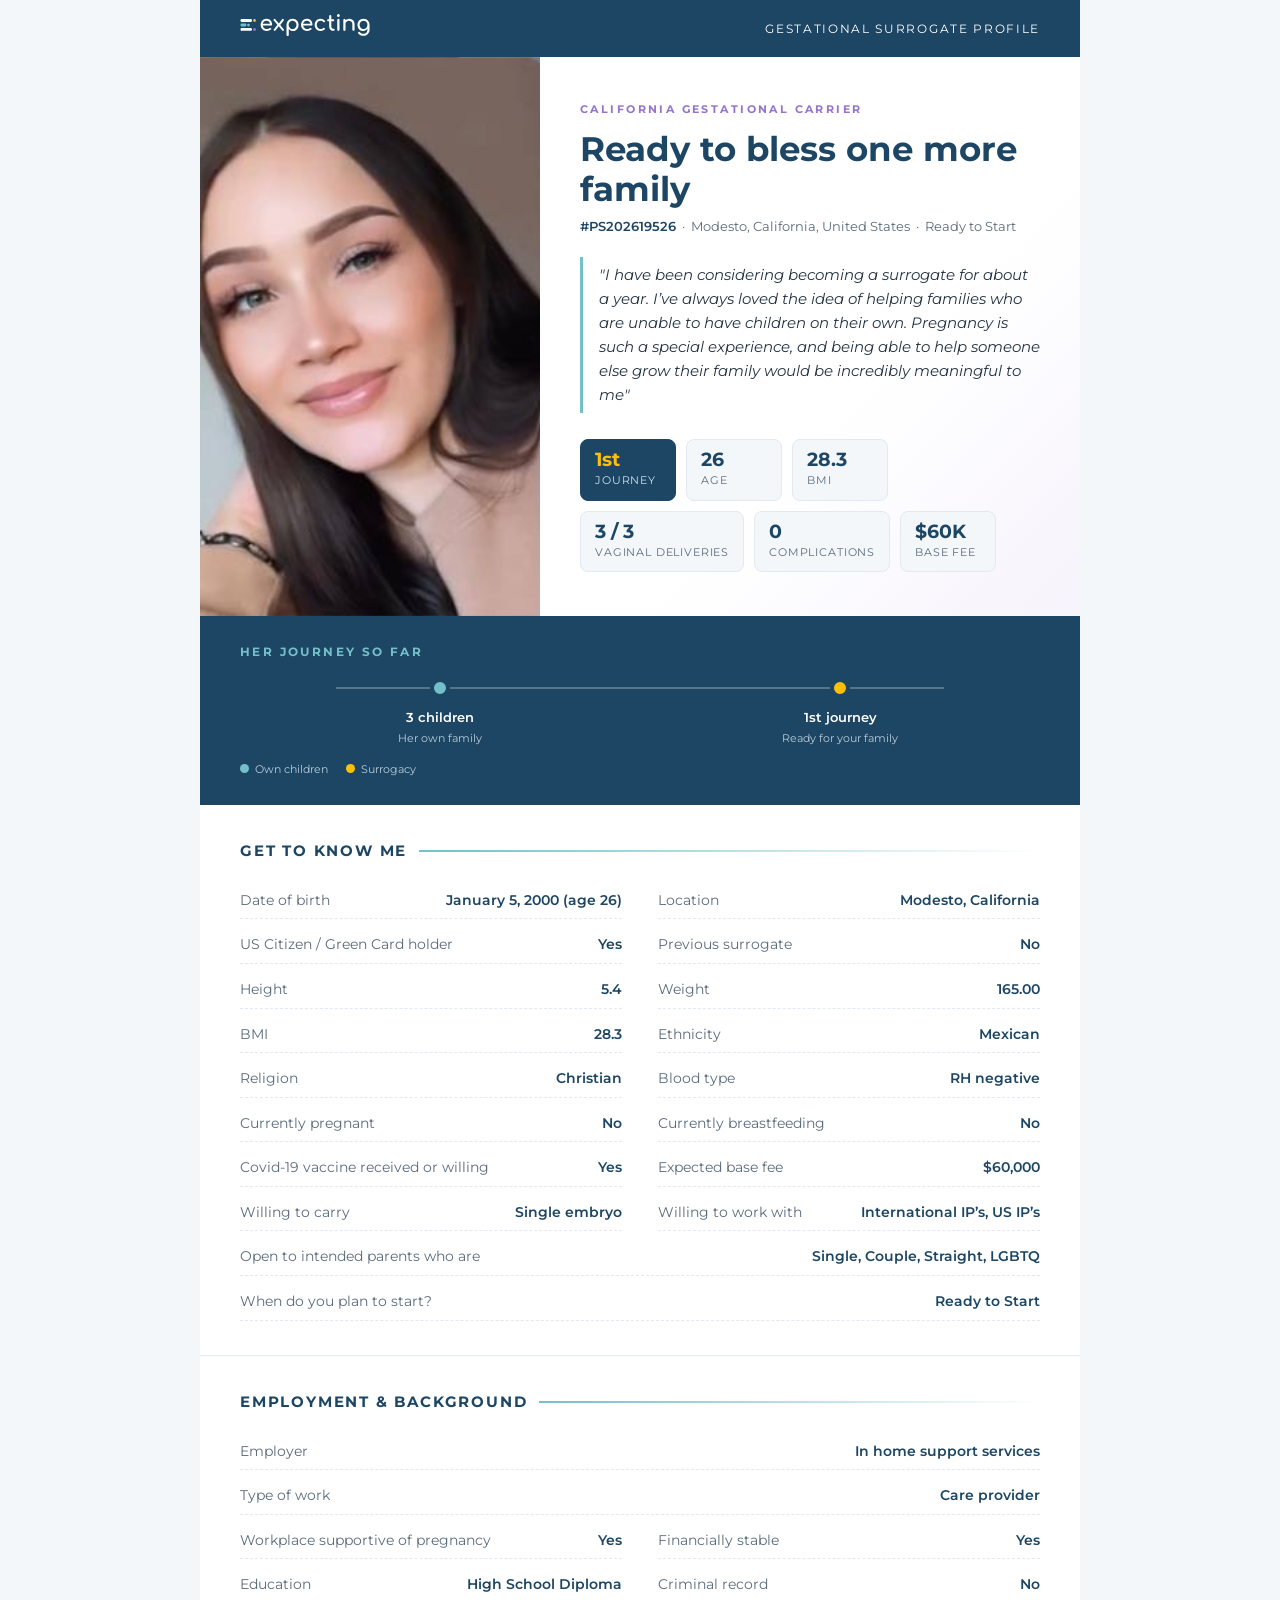
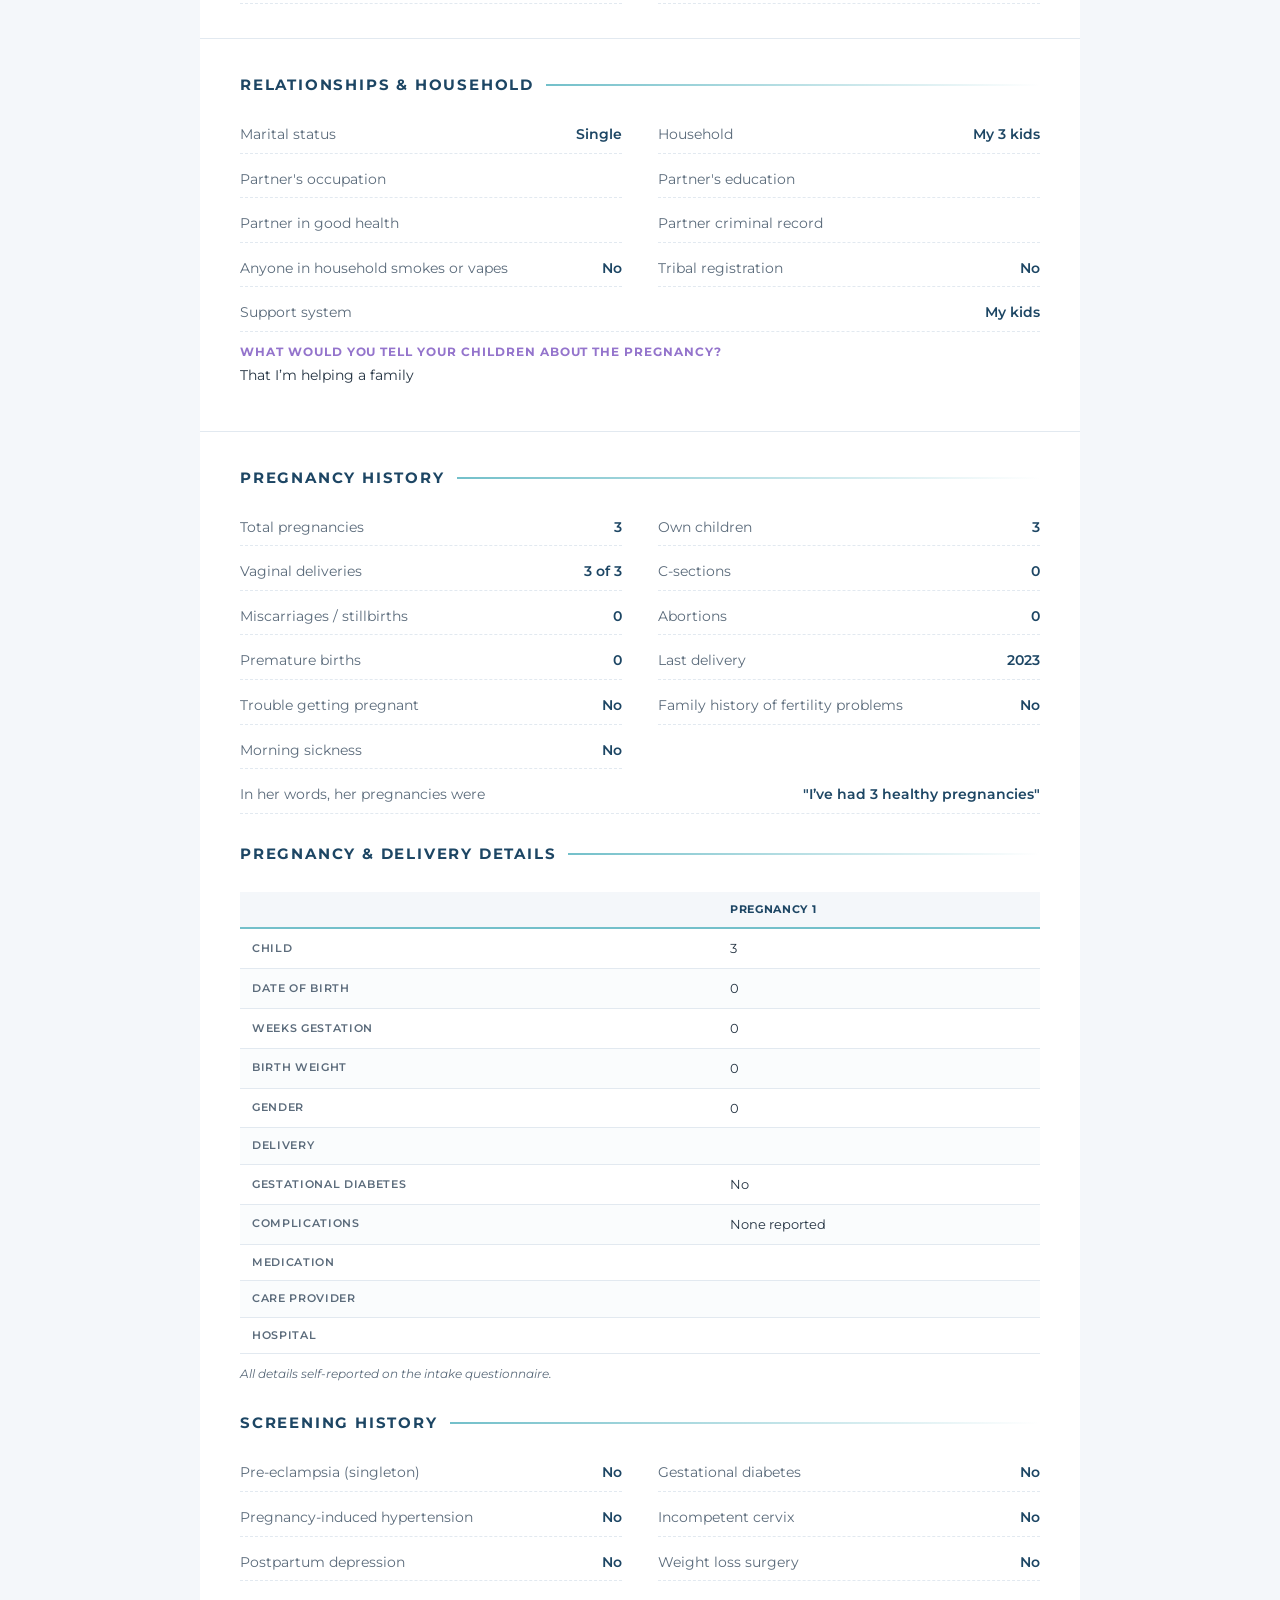
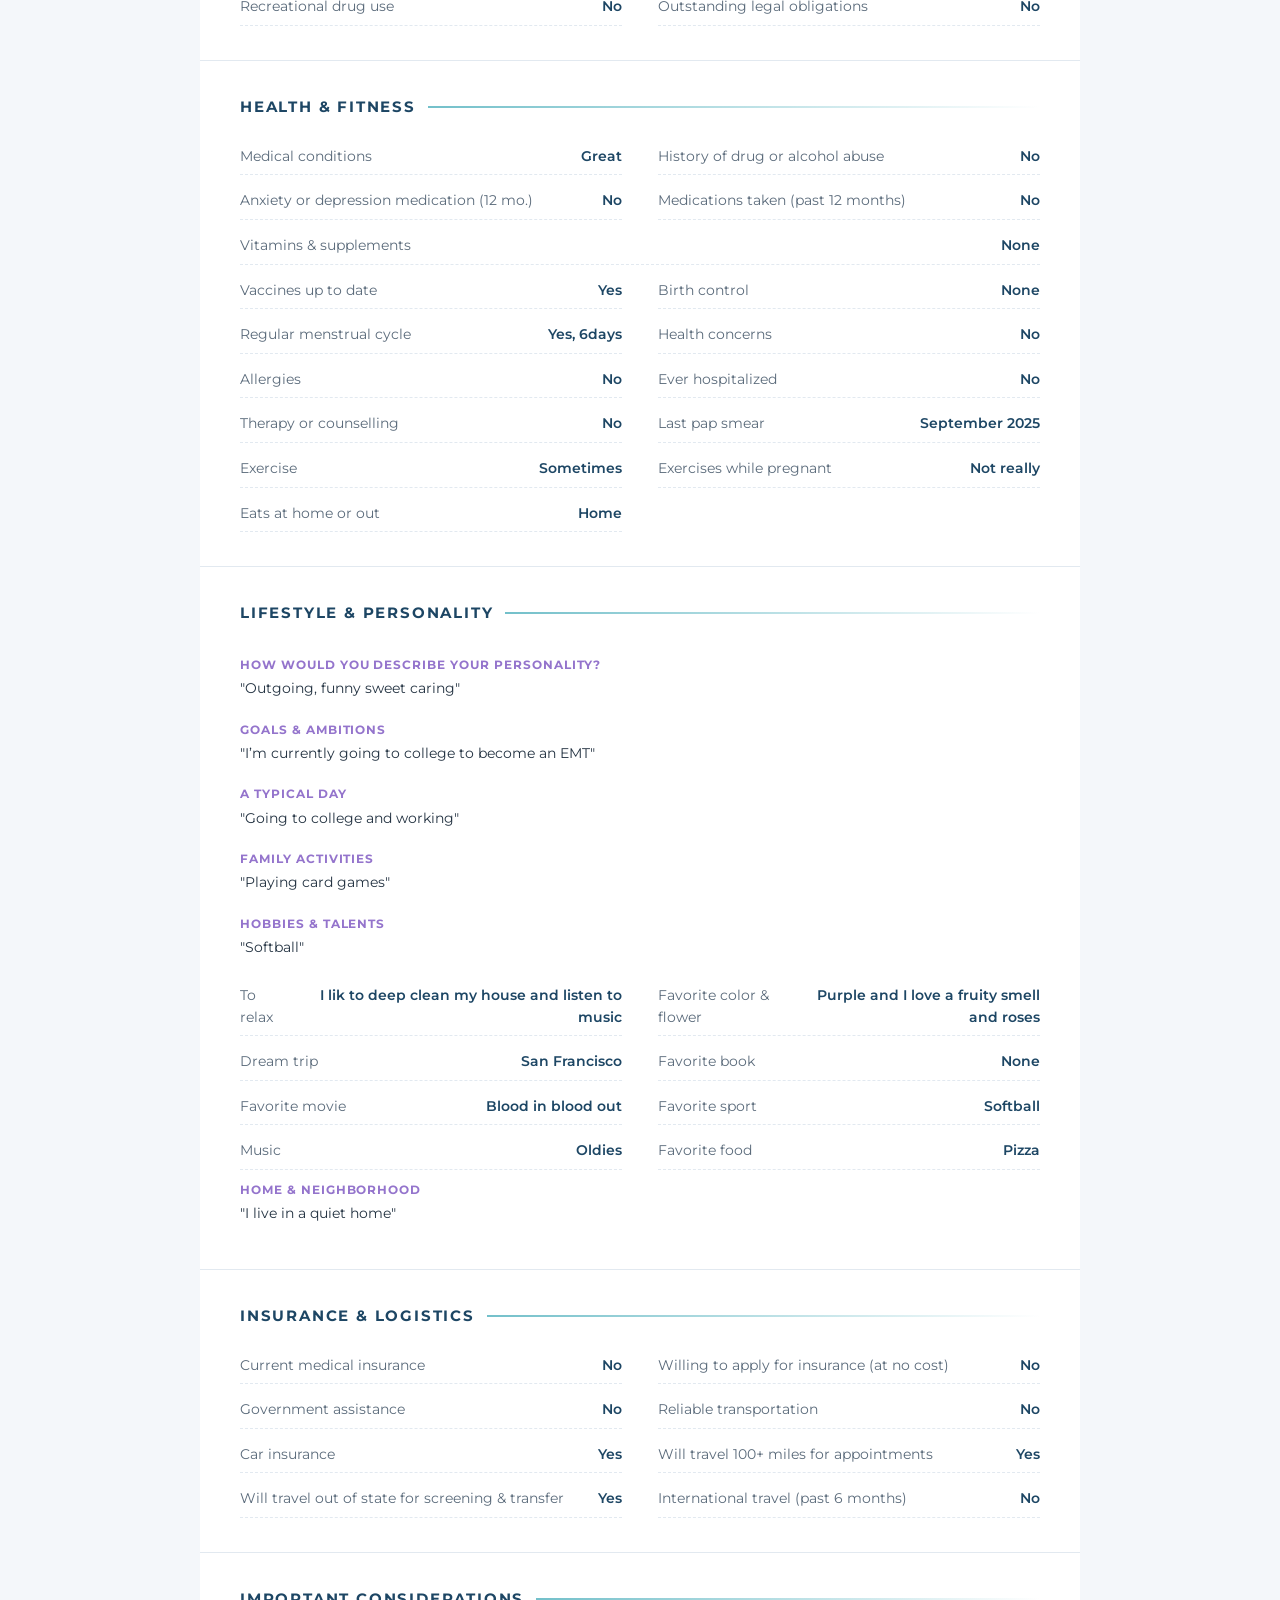
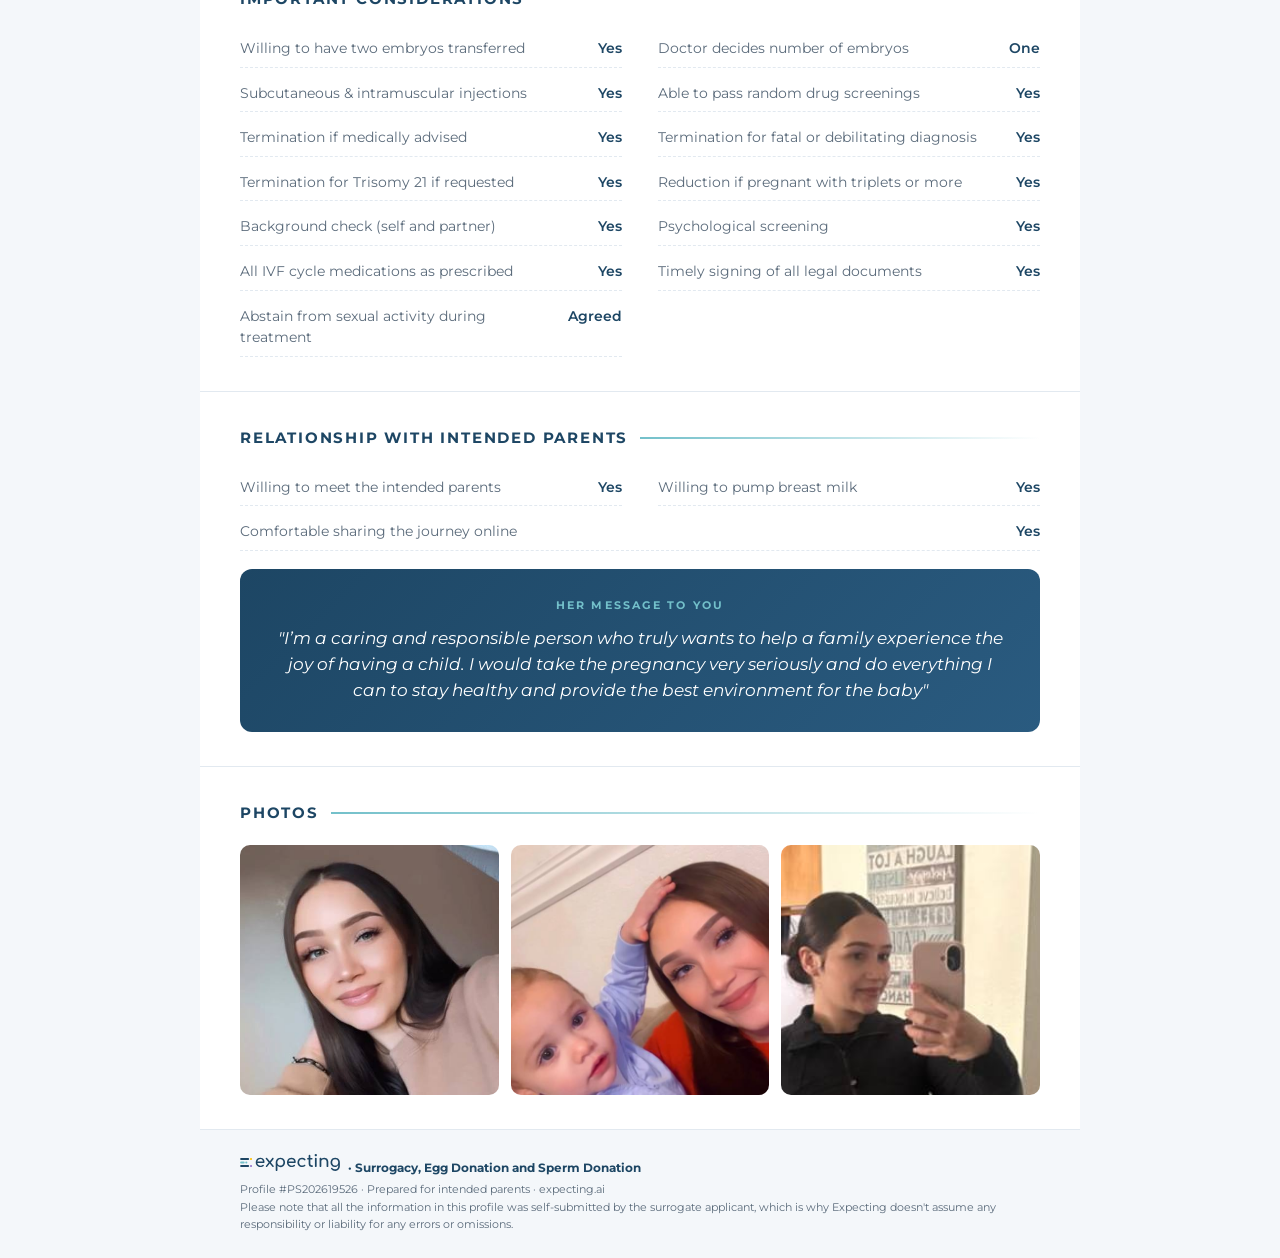
<file: index.html>
<!DOCTYPE html>
<html lang="en"><head><meta charset="UTF-8"><meta name="viewport" content="width=device-width, initial-scale=1">
<title>Surrogate Profile PS202619526 | Expecting.Ai</title>
<link href="https://fonts.googleapis.com/css2?family=Montserrat:ital,wght@0,400;0,600;0,700;1,400&display=swap" rel="stylesheet">
<style>
:root{--navy:#1D4664;--purple:#9474CC;--teal:#73C0CA;--yellow:#FEC006;--ink:#243342;--soft:#5B6B7B;--paper:#FFFFFF;--mist:#F4F7FA;--line:#E2E9F0}
*{margin:0;padding:0;box-sizing:border-box}
body{font-family:'Montserrat',sans-serif;font-weight:400;color:var(--ink);background:var(--mist);line-height:1.6}
.page{max-width:880px;margin:0 auto;background:var(--paper)}
.brandbar{background:var(--navy);color:#fff;display:flex;justify-content:space-between;align-items:center;padding:14px 40px;font-size:12px;letter-spacing:.14em;text-transform:uppercase}
.brandbar .logo{font-weight:700;font-size:15px;letter-spacing:.06em;text-transform:none}.brandbar .logo span{color:var(--teal)}
.hero{display:grid;grid-template-columns:340px 1fr;min-height:420px}
.hero-photo{background:url([data-uri]) center 20%/cover;min-height:300px}
.hero-body{padding:44px 40px;background:linear-gradient(135deg,#fff 60%,#F6F3FC)}
.eyebrow{font-size:11px;font-weight:700;letter-spacing:.22em;text-transform:uppercase;color:var(--purple);margin-bottom:10px}
.hero h1{font-size:34px;font-weight:700;color:var(--navy);line-height:1.2;margin-bottom:6px}
.idline{font-size:13px;color:var(--soft);margin-bottom:20px}.idline b{color:var(--navy);font-weight:600}
.quote{border-left:3px solid var(--teal);padding:6px 0 6px 16px;font-size:15px;color:var(--ink);font-style:italic;margin-bottom:26px}
.badges{display:flex;flex-wrap:wrap;gap:10px}
.badge{background:var(--mist);border:1px solid var(--line);border-radius:8px;padding:10px 14px;min-width:96px}
.badge .v{font-size:19px;font-weight:700;color:var(--navy);line-height:1.1}.badge .k{font-size:10.5px;text-transform:uppercase;letter-spacing:.08em;color:var(--soft);margin-top:2px}
.badge.hl{background:var(--navy);border-color:var(--navy)}.badge.hl .v{color:var(--yellow)}.badge.hl .k{color:#CFE0EC}
.journey{background:var(--navy);color:#fff;padding:26px 40px}
.journey h2{font-size:12px;letter-spacing:.2em;text-transform:uppercase;color:var(--teal);font-weight:700;margin-bottom:16px}
.jrow{display:grid;grid-template-columns:repeat(2,1fr);gap:0;position:relative}
.jrow:before{content:"";position:absolute;top:9px;left:12%;right:12%;height:2px;background:rgba(255,255,255,.25)}
.jstep{text-align:center;position:relative;padding:0 8px}.jdot{width:20px;height:20px;border-radius:50%;background:var(--teal);margin:0 auto 10px;position:relative;z-index:1;border:4px solid var(--navy)}
.jstep.sur .jdot{background:var(--yellow)}.jstep .t{font-size:12.5px;font-weight:600}.jstep .s{font-size:11px;color:#B9CCDB;margin-top:2px}
.jlegend{margin-top:14px;font-size:11px;color:#B9CCDB;display:flex;gap:18px}.jlegend i{display:inline-block;width:9px;height:9px;border-radius:50%;margin-right:6px}
section{padding:34px 40px;border-bottom:1px solid var(--line)}
section h2{font-size:15px;font-weight:700;color:var(--navy);text-transform:uppercase;letter-spacing:.12em;margin-bottom:20px;display:flex;align-items:center;gap:12px}
section h2:after{content:"";flex:1;height:2px;background:linear-gradient(90deg,var(--teal),transparent)}
.grid{display:grid;grid-template-columns:1fr 1fr;gap:8px 36px}
.row{display:flex;justify-content:space-between;gap:16px;padding:7px 0;border-bottom:1px dashed var(--line);font-size:13.5px}
.row .q{color:var(--soft)}.row .a{font-weight:600;color:var(--navy);text-align:right}.row .a.yes{color:var(--navy)}.row .a.no{color:var(--navy)}.full{grid-column:1/-1}
.prose{font-size:14px;color:var(--ink);padding:10px 0}.prose .q{display:block;font-size:12px;font-weight:700;text-transform:uppercase;letter-spacing:.08em;color:var(--purple);margin-bottom:3px}
.ptable{width:100%;border-collapse:collapse;font-size:13px;margin-top:6px}
.ptable th{background:var(--mist);color:var(--navy);font-size:11px;text-transform:uppercase;letter-spacing:.06em;text-align:left;padding:9px 12px;border-bottom:2px solid var(--teal)}
.ptable td{padding:9px 12px;border-bottom:1px solid var(--line)}
.ptable td.ph{font-size:11px;text-transform:uppercase;letter-spacing:.06em;color:var(--soft);font-weight:600;white-space:nowrap}
.ptable tbody tr:nth-child(even){background:#FAFCFD}
.tscroll{overflow-x:auto;-webkit-overflow-scrolling:touch}
.note{font-size:12px;color:var(--soft);margin-top:10px;font-style:italic}
.cards{display:grid;grid-template-columns:repeat(3,1fr);gap:14px;margin-bottom:24px}
.card{background:var(--mist);border-radius:10px;padding:16px;border-top:3px solid var(--teal)}.card:nth-child(2){border-top-color:var(--purple)}.card:nth-child(3){border-top-color:var(--yellow)}
.card .h{font-size:12px;font-weight:700;text-transform:uppercase;letter-spacing:.08em;color:var(--navy);margin-bottom:6px}.card p{font-size:13px;color:var(--soft)}
.gallery{display:grid;grid-template-columns:repeat(3,1fr);gap:12px}
.gallery img{width:100%;height:250px;object-fit:cover;border-radius:10px;display:block}.gallery img.wide{grid-column:span 2;object-position:center 30%}
.message{background:linear-gradient(135deg,var(--navy),#2A5B80);border-radius:12px;color:#fff;padding:28px 32px;text-align:center}
.message .h{font-size:11px;letter-spacing:.2em;text-transform:uppercase;color:var(--teal);font-weight:700;margin-bottom:10px}.message p{font-size:17px;font-style:italic;line-height:1.55}
footer{padding:24px 40px;font-size:11px;color:var(--soft);background:var(--mist)}footer .brand{font-weight:700;color:var(--navy);font-size:12px;margin-bottom:4px}
@media(max-width:720px){
  .brandbar{font-size:9.5px;letter-spacing:.08em;padding:12px 22px}.brandbar .logo{font-size:14px}
  .hero{grid-template-columns:1fr}.hero-photo{min-height:340px}.hero-body{padding:26px 20px}.hero h1{font-size:26px}
  .badges{gap:8px}.badge{flex:1 1 calc(33.3% - 8px);min-width:0;padding:9px 10px}.badge .v{font-size:16px}
  .grid{grid-template-columns:1fr;gap:0}.row{flex-direction:column;align-items:flex-start;gap:2px;padding:9px 0}
  .row .q{font-size:11.5px;text-transform:uppercase;letter-spacing:.06em}.row .a{text-align:left}
  .cards{grid-template-columns:1fr}
  .jrow{grid-template-columns:repeat(2,1fr);gap:20px 8px}.jrow:before{display:none}
  .tscroll{margin:0 -22px;padding:0 22px}.ptable{min-width:640px}
  .gallery{grid-template-columns:1fr 1fr}.gallery img{height:180px}.gallery img.wide{grid-column:span 2}
  .message{padding:22px 18px}.message p{font-size:15px}
  section,.brandbar,.journey{padding-left:22px;padding-right:22px}
}
@media print{body{background:#fff}.page{max-width:none}section{break-inside:avoid}}
</style></head><body>
<div class="page">

<div class="brandbar"><div class="logo"><svg id="Logo_line" data-name="Logo line" xmlns="http://www.w3.org/2000/svg" width="130" height="22" viewBox="0 0 325.939 55.539"> <path id="Path_83" data-name="Path 83" d="M177.965,38.815a13.8,13.8,0,0,0-7.424-1.921,15.142,15.142,0,0,0-7.75,1.954,13.97,13.97,0,0,0-5.275,5.438,16.2,16.2,0,0,0-1.921,8.011,15.468,15.468,0,0,0,2.019,7.945,14.36,14.36,0,0,0,5.6,5.438,16.965,16.965,0,0,0,13.514,1.009,15.3,15.3,0,0,0,4.689-2.442,1.954,1.954,0,0,0,.879-1.726,2.638,2.638,0,0,0-1.009-1.824,2.442,2.442,0,0,0-1.693-.586,3.159,3.159,0,0,0-1.791.651,10.909,10.909,0,0,1-2.9,1.465,10.485,10.485,0,0,1-3.517.651,11.137,11.137,0,0,1-5.6-1.4,10.062,10.062,0,0,1-5.047-7.262h21.036a2.54,2.54,0,0,0,1.824-.684,2.312,2.312,0,0,0,.716-1.758,17.421,17.421,0,0,0-1.628-7.717,12.472,12.472,0,0,0-4.722-5.275m-12.83,4.233a10.1,10.1,0,0,1,5.406-1.4,8.076,8.076,0,0,1,7.685,4.722,11.2,11.2,0,0,1,.977,3.419H160.772a11.43,11.43,0,0,1,.944-2.963,8.922,8.922,0,0,1,3.419-3.81" transform="translate(-104.555 -24.878)" fill="#ffffff"/> <path id="Path_84" data-name="Path 84" d="M272.011,53.119l8.336-10.941a3.452,3.452,0,0,0,.814-2.051,2.638,2.638,0,0,0-.586-1.791,2.214,2.214,0,0,0-1.824-.749,3.029,3.029,0,0,0-1.107.2,2.312,2.312,0,0,0-.944.749L268.56,49.374l-9.085-10.844a2.573,2.573,0,0,0-2.117-.944,2.247,2.247,0,0,0-1.824.716,2.41,2.41,0,0,0-.554,1.758,3.256,3.256,0,0,0,.782,1.921l9.118,10.811-8.564,10.746a3.257,3.257,0,0,0-.781,1.986,2.41,2.41,0,0,0,.651,1.693,2.247,2.247,0,0,0,1.758.684,2.638,2.638,0,0,0,1.986-.879l8.369-10.55,8.792,10.55a2.084,2.084,0,0,0,.944.716,3.289,3.289,0,0,0,1.042.163,2.507,2.507,0,0,0,1.791-.651,2.28,2.28,0,0,0,.716-1.628,2.963,2.963,0,0,0-.814-1.954Z" transform="translate(-171.574 -25.342)" fill="#ffffff"/> <path id="Path_85" data-name="Path 85" d="M379.022,38.913a15.989,15.989,0,0,0-15.565,0,14.817,14.817,0,0,0-5.438,5.5A15.989,15.989,0,0,0,356,52.3V77.565a2.866,2.866,0,0,0,4.885,2.019,2.8,2.8,0,0,0,.781-2.019V62.619a14.23,14.23,0,0,0,4.689,3.68,14,14,0,0,0,13.253-.651,14.36,14.36,0,0,0,5.047-5.5,16.314,16.314,0,0,0,1.856-7.848,15.4,15.4,0,0,0-2.019-7.88,15.044,15.044,0,0,0-5.471-5.5m.749,18.659a9.867,9.867,0,0,1-3.517,3.712,10,10,0,0,1-10.062,0,9.574,9.574,0,0,1-3.517-3.712,11.727,11.727,0,0,1,0-10.616,9.8,9.8,0,0,1,13.579-3.712,9.866,9.866,0,0,1,3.517,3.712,10.876,10.876,0,0,1,1.3,5.34,10.746,10.746,0,0,1-1.3,5.275" transform="translate(-239.703 -24.878)" fill="#ffffff"/> <path id="Path_86" data-name="Path 86" d="M491.065,38.815a13.794,13.794,0,0,0-7.424-1.921,15.142,15.142,0,0,0-7.75,1.954,13.969,13.969,0,0,0-5.275,5.438,16.2,16.2,0,0,0-1.921,8.011,15.468,15.468,0,0,0,2.019,7.945,14.36,14.36,0,0,0,5.6,5.438,16.966,16.966,0,0,0,13.514,1.009,15.305,15.305,0,0,0,4.689-2.442,1.954,1.954,0,0,0,.879-1.726,2.638,2.638,0,0,0-1.009-1.824,2.442,2.442,0,0,0-1.693-.586,3.159,3.159,0,0,0-1.791.651,10.909,10.909,0,0,1-2.9,1.465,10.486,10.486,0,0,1-3.517.651,11.137,11.137,0,0,1-5.6-1.4,10.062,10.062,0,0,1-5.047-7.262h21.068a2.54,2.54,0,0,0,1.823-.684,2.312,2.312,0,0,0,.716-1.758,17.421,17.421,0,0,0-1.628-7.718,12.472,12.472,0,0,0-4.722-5.275m-12.863,4.266a10.1,10.1,0,0,1,5.406-1.4,8.076,8.076,0,0,1,7.685,4.722,11.2,11.2,0,0,1,.977,3.419H473.9a11.425,11.425,0,0,1,.944-2.963,8.923,8.923,0,0,1,3.387-3.777" transform="translate(-315.699 -24.878)" fill="#ffffff"/> <path id="Path_87" data-name="Path 87" d="M595.1,38.131a14.166,14.166,0,0,0-5.992-1.237,15.142,15.142,0,0,0-7.75,1.954,14.133,14.133,0,0,0-5.308,5.471,16.151,16.151,0,0,0-1.954,7.978,15.6,15.6,0,0,0,1.954,7.848,14.588,14.588,0,0,0,5.438,5.471,15.337,15.337,0,0,0,7.88,2.019,14.027,14.027,0,0,0,9.964-3.712,2.051,2.051,0,0,0,.651-1.758A2.67,2.67,0,0,0,598.94,60.4a2.182,2.182,0,0,0-1.661-.521,3.354,3.354,0,0,0-1.824.814,8.14,8.14,0,0,1-2.67,1.465,11.169,11.169,0,0,1-3.419.456,9.671,9.671,0,0,1-5.145-1.368,9.508,9.508,0,0,1-3.452-3.68,11.106,11.106,0,0,1-1.237-5.308,11.659,11.659,0,0,1,1.2-5.471,9.021,9.021,0,0,1,3.419-3.615,9.476,9.476,0,0,1,4.982-1.3,8.922,8.922,0,0,1,6.741,2.9,3.354,3.354,0,0,0,1.726.977,2.117,2.117,0,0,0,1.726-.358,2.9,2.9,0,0,0,1.2-1.661,1.987,1.987,0,0,0-.554-1.824,14.391,14.391,0,0,0-4.884-3.745" transform="translate(-386.778 -24.878)" fill="#ffffff"/> <path id="Path_88" data-name="Path 88" d="M687.467,42.387h-1.889a3.712,3.712,0,0,1-3-1.5,5.666,5.666,0,0,1-1.2-3.712V23.5H686.1a2.67,2.67,0,0,0,1.889-.651,2.182,2.182,0,0,0,.716-1.661,2.312,2.312,0,0,0-.716-1.758,2.67,2.67,0,0,0-1.889-.651h-4.722V10.768a2.768,2.768,0,1,0-5.536,0v7.978H673.3a2.67,2.67,0,0,0-1.889.651,2.312,2.312,0,0,0-.716,1.758,2.182,2.182,0,0,0,.716,1.661,2.67,2.67,0,0,0,1.889.651h2.54V37.144a11.657,11.657,0,0,0,1.27,5.471,9.9,9.9,0,0,0,3.484,3.842,9.085,9.085,0,0,0,4.982,1.4h1.009a3.517,3.517,0,0,0,2.345-.782,2.507,2.507,0,0,0,.912-1.986,2.9,2.9,0,0,0-.684-1.986,2.182,2.182,0,0,0-1.693-.782" transform="translate(-451.924 -5.395)" fill="#ffffff"/> <path id="Path_89" data-name="Path 89" d="M750.547,0a3.517,3.517,0,0,0-2.573,1.075A3.517,3.517,0,0,0,746.9,3.647a3.517,3.517,0,0,0,1.075,2.572,3.615,3.615,0,0,0,5.145,0,3.517,3.517,0,0,0,1.075-2.572,3.517,3.517,0,0,0-1.075-2.573A3.517,3.517,0,0,0,750.547,0" transform="translate(-503.314 0.001)" fill="#ffffff"/> <path id="Path_90" data-name="Path 90" d="M752.228,37.589a2.8,2.8,0,0,0-2.019.782,2.7,2.7,0,0,0-.814,2.051v24.65a2.866,2.866,0,0,0,4.885,2.019,2.8,2.8,0,0,0,.781-2.019V40.422a2.67,2.67,0,0,0-2.833-2.833" transform="translate(-504.995 -25.345)" fill="#ffffff"/> <path id="Path_91" data-name="Path 91" d="M818.21,38.424a14.132,14.132,0,0,0-6.838-1.628,13.514,13.514,0,0,0-6.578,1.6,12.667,12.667,0,0,0-2.833,2.084v-.586a2.866,2.866,0,0,0-4.852-2.051,2.7,2.7,0,0,0-.814,2.051V64.6a2.866,2.866,0,0,0,4.884,2.019,2.8,2.8,0,0,0,.782-2.019V48.974a6.154,6.154,0,0,1,1.107-3.647,7.879,7.879,0,0,1,3-2.507,9.281,9.281,0,0,1,4.2-.944,10.094,10.094,0,0,1,4.526.977,7.326,7.326,0,0,1,3.126,2.963,10.029,10.029,0,0,1,1.172,5.145V64.572a2.833,2.833,0,0,0,5.666,0V50.96A15.734,15.734,0,0,0,823,43.21a11.787,11.787,0,0,0-4.754-4.787" transform="translate(-536.623 -24.812)" fill="#ffffff"/> <path id="Path_92" data-name="Path 92" d="M934.551,44.332a14.262,14.262,0,0,0-5.406-5.406,16.835,16.835,0,0,0-15.793,0,14.263,14.263,0,0,0-5.406,5.438,15.983,15.983,0,0,0-1.954,8.011,16.77,16.77,0,0,0,1.823,7.945,13.481,13.481,0,0,0,12.342,7.392,11.853,11.853,0,0,0,6.773-1.954,13.219,13.219,0,0,0,4.168-4.526v2.735a12.691,12.691,0,0,1-1.335,6.089,9.151,9.151,0,0,1-3.582,3.712,9.769,9.769,0,0,1-4.885,1.3,12.113,12.113,0,0,1-5.145-1.042,10.225,10.225,0,0,1-3.777-2.931,2.833,2.833,0,0,0-1.758-1.107,2.67,2.67,0,0,0-2.084.456,2.474,2.474,0,0,0-1.074,1.6A2.344,2.344,0,0,0,907.979,74a15.5,15.5,0,0,0,5.829,4.559,17.681,17.681,0,0,0,7.359,1.563A15.11,15.11,0,0,0,929.178,78a14.783,14.783,0,0,0,5.406-5.666,16.38,16.38,0,0,0,1.954-7.945V52.343a16.1,16.1,0,0,0-1.954-8.011M926.41,61.363a10.42,10.42,0,0,1-10.192,0,9.508,9.508,0,0,1-3.484-3.647,11.005,11.005,0,0,1-1.27-5.373,11.169,11.169,0,0,1,1.27-5.406,9.443,9.443,0,0,1,3.484-3.68,10.42,10.42,0,0,1,10.192,0,9.248,9.248,0,0,1,3.452,3.68,11.364,11.364,0,0,1,1.237,5.406,11.2,11.2,0,0,1-1.237,5.373,9.313,9.313,0,0,1-3.452,3.647" transform="translate(-610.599 -24.924)" fill="#ffffff"/> <path id="Path_93" data-name="Path 93" d="M25.185,46.567H2.717a3.517,3.517,0,1,1,0-7H25.185a3.517,3.517,0,0,1,0,7" transform="translate(1.138 -26.671)" fill="#ffffff"/> <path id="Path_94" data-name="Path 94" d="M104.434,43.117a3.517,3.517,0,1,1-3.517-3.517,3.517,3.517,0,0,1,3.517,3.517" transform="translate(-65.313 -26.705)" fill="#fec006"/> <path id="Path_95" data-name="Path 95" d="M25.185,116.267H2.717a3.517,3.517,0,1,1,0-7H25.185a3.517,3.517,0,0,1,0,7" transform="translate(1.138 -73.674)" fill="#ffffff"/> <path id="Path_96" data-name="Path 96" d="M104.434,112.884a3.517,3.517,0,1,1-3.517-3.484,3.517,3.517,0,0,1,3.517,3.484" transform="translate(-65.313 -73.776)" fill="#9474cc"/> <path id="Path_97" data-name="Path 97" d="M10.046,81.467H2.817a3.517,3.517,0,1,1,0-7h7.229a3.517,3.517,0,1,1,0,7" transform="translate(1.071 -50.206)" fill="#73c0ca"/> <path id="Path_98" data-name="Path 98" d="M57.334,78.184A3.517,3.517,0,1,1,53.849,74.7a3.517,3.517,0,0,1,3.484,3.484" transform="translate(-33.55 -50.375)" fill="#73c0ca"/> </svg></div><div>Gestational Surrogate Profile</div></div>

<div class="hero">
  <div class="hero-photo"></div>
  <div class="hero-body">
    <div class="eyebrow">California Gestational Carrier</div>
    <h1>Ready to bless one more family</h1>
    <div class="idline"><b>#PS202619526</b> &nbsp;·&nbsp; Modesto, California, United States &nbsp;·&nbsp; Ready to Start</div>
    <div class="quote">"I have been considering becoming a surrogate for about a year. I’ve always loved the idea of helping families who are unable to have children on their own. Pregnancy is such a special experience, and being able to help someone else grow their family would be incredibly meaningful to me"</div>
    <div class="badges">
      <div class="badge hl"><div class="v">1st</div><div class="k">Journey</div></div>
      <div class="badge"><div class="v">26</div><div class="k">Age</div></div>
      <div class="badge"><div class="v">28.3</div><div class="k">BMI</div></div>
      <div class="badge"><div class="v">3 / 3</div><div class="k">Vaginal deliveries</div></div>
      <div class="badge"><div class="v">0</div><div class="k">Complications</div></div>
      <div class="badge"><div class="v">$60K</div><div class="k">Base fee</div></div>
    </div>
  </div>
</div>

<div class="journey">
  <h2>Her Journey So Far</h2>
  <div class="jrow"><div class="jstep"><div class="jdot"></div><div class="t">3 children</div><div class="s">Her own family</div></div><div class="jstep sur"><div class="jdot"></div><div class="t">1st journey</div><div class="s">Ready for your family</div></div></div>
  <div class="jlegend"><span><i style="background:var(--teal)"></i>Own children</span><span><i style="background:var(--yellow)"></i>Surrogacy</span></div>
</div>

<section>
  <h2>Get to Know Me</h2>
  <div class="grid">
    <div class="row"><span class="q">Date of birth</span><span class="a yes">January 5, 2000 (age 26)</span></div>
    <div class="row"><span class="q">Location</span><span class="a ">Modesto, California</span></div>
    <div class="row"><span class="q">US Citizen / Green Card holder</span><span class="a yes">Yes</span></div>
    <div class="row"><span class="q">Previous surrogate</span><span class="a no">No</span></div>
    <div class="row"><span class="q">Height</span><span class="a ">5.4</span></div>
    <div class="row"><span class="q">Weight</span><span class="a yes">165.00</span></div>
    <div class="row"><span class="q">BMI</span><span class="a ">28.3</span></div>
    <div class="row"><span class="q">Ethnicity</span><span class="a ">Mexican</span></div>
    <div class="row"><span class="q">Religion</span><span class="a ">Christian</span></div>
    <div class="row"><span class="q">Blood type</span><span class="a ">RH negative</span></div>
    <div class="row"><span class="q">Currently pregnant</span><span class="a no">No</span></div>
    <div class="row"><span class="q">Currently breastfeeding</span><span class="a no">No</span></div>
    <div class="row"><span class="q">Covid-19 vaccine received or willing</span><span class="a yes">Yes</span></div>
    <div class="row"><span class="q">Expected base fee</span><span class="a ">$60,000</span></div>
    <div class="row"><span class="q">Willing to carry</span><span class="a yes">Single embryo</span></div>
    <div class="row"><span class="q">Willing to work with</span><span class="a ">International IP’s, US IP’s</span></div>
    <div class="row full"><span class="q">Open to intended parents who are</span><span class="a">Single, Couple, Straight, LGBTQ</span></div>
    <div class="row full"><span class="q">When do you plan to start?</span><span class="a">Ready to Start</span></div>
  </div>
</section>

<section>
  <h2>Employment &amp; Background</h2>
  <div class="grid">
    <div class="row full"><span class="q">Employer</span><span class="a">In home support services</span></div>
    <div class="row full"><span class="q">Type of work</span><span class="a">Care provider</span></div>
    <div class="row"><span class="q">Workplace supportive of pregnancy</span><span class="a yes">Yes</span></div>
    <div class="row"><span class="q">Financially stable</span><span class="a yes">Yes</span></div>
    <div class="row"><span class="q">Education</span><span class="a ">High School Diploma</span></div>
    <div class="row"><span class="q">Criminal record</span><span class="a no">No</span></div>
  </div>
</section>

<section>
  <h2>Relationships &amp; Household</h2>
  <div class="grid">
    <div class="row"><span class="q">Marital status</span><span class="a ">Single</span></div>
    <div class="row"><span class="q">Household</span><span class="a yes">My 3 kids</span></div>
    <div class="row"><span class="q">Partner's occupation</span><span class="a "></span></div>
    <div class="row"><span class="q">Partner's education</span><span class="a "></span></div>
    <div class="row"><span class="q">Partner in good health</span><span class="a "></span></div>
    <div class="row"><span class="q">Partner criminal record</span><span class="a "></span></div>
    <div class="row"><span class="q">Anyone in household smokes or vapes</span><span class="a no">No</span></div>
    <div class="row"><span class="q">Tribal registration</span><span class="a no">No</span></div>
    <div class="row full"><span class="q">Support system</span><span class="a">My kids</span></div>
  </div>
  <div class="prose"><span class="q">What would you tell your children about the pregnancy?</span>That I’m helping a family</div>
</section>

<section>
  <h2>Pregnancy History</h2>
  <div class="grid">
    <div class="row"><span class="q">Total pregnancies</span><span class="a ">3</span></div>
    <div class="row"><span class="q">Own children</span><span class="a ">3</span></div>
    <div class="row"><span class="q">Vaginal deliveries</span><span class="a ">3 of 3</span></div>
    <div class="row"><span class="q">C-sections</span><span class="a no">0</span></div>
    <div class="row"><span class="q">Miscarriages / stillbirths</span><span class="a no">0</span></div>
    <div class="row"><span class="q">Abortions</span><span class="a no">0</span></div>
    <div class="row"><span class="q">Premature births</span><span class="a no">0</span></div>
    <div class="row"><span class="q">Last delivery</span><span class="a ">2023</span></div>
    <div class="row"><span class="q">Trouble getting pregnant</span><span class="a no">No</span></div>
    <div class="row"><span class="q">Family history of fertility problems</span><span class="a no">No</span></div>
    <div class="row"><span class="q">Morning sickness</span><span class="a no">No</span></div>
    <div class="row full"><span class="q">In her words, her pregnancies were</span><span class="a">"I’ve had 3 healthy pregnancies"</span></div>
  </div>

  
  <h2 style="margin-top:28px">Pregnancy &amp; Delivery Details</h2>
  <div class="tscroll">
  <table class="ptable">
    <thead><tr><th></th><th>Pregnancy 1</th></tr></thead>
    <tbody>
      <tr><td class="ph">Child</td><td>3</td></tr>
      <tr><td class="ph">Date of birth</td><td>0</td></tr>
      <tr><td class="ph">Weeks gestation</td><td>0</td></tr>
      <tr><td class="ph">Birth weight</td><td>0</td></tr>
      <tr><td class="ph">Gender</td><td>0</td></tr>
      <tr><td class="ph">Delivery</td><td></td></tr>
      <tr><td class="ph">Gestational diabetes</td><td>No</td></tr>
      <tr><td class="ph">Complications</td><td>None reported</td></tr>
      <tr><td class="ph">Medication</td><td></td></tr>
      <tr><td class="ph">Care provider</td><td></td></tr>
      <tr><td class="ph">Hospital</td><td></td></tr>
    </tbody>
  </table>
  </div>
  <div class="note">All details self-reported on the intake questionnaire.</div>
  

  <h2 style="margin-top:28px">Screening History</h2>
  <div class="grid">
    <div class="row"><span class="q">Pre-eclampsia (singleton)</span><span class="a no">No</span></div>
    <div class="row"><span class="q">Gestational diabetes</span><span class="a no">No</span></div>
    <div class="row"><span class="q">Pregnancy-induced hypertension</span><span class="a no">No</span></div>
    <div class="row"><span class="q">Incompetent cervix</span><span class="a no">No</span></div>
    <div class="row"><span class="q">Postpartum depression</span><span class="a no">No</span></div>
    <div class="row"><span class="q">Weight loss surgery</span><span class="a no">No</span></div>
    <div class="row"><span class="q">Recreational drug use</span><span class="a no">No</span></div>
    <div class="row"><span class="q">Outstanding legal obligations</span><span class="a no">No</span></div>
  </div>
</section>

<section>
  <h2>Health &amp; Fitness</h2>
  <div class="grid">
    <div class="row"><span class="q">Medical conditions</span><span class="a ">Great</span></div>
    <div class="row"><span class="q">History of drug or alcohol abuse</span><span class="a no">No</span></div>
    <div class="row"><span class="q">Anxiety or depression medication (12 mo.)</span><span class="a no">No</span></div>
    <div class="row"><span class="q">Medications taken (past 12 months)</span><span class="a no">No</span></div>
    <div class="row full"><span class="q">Vitamins &amp; supplements</span><span class="a">None</span></div>
    <div class="row"><span class="q">Vaccines up to date</span><span class="a yes">Yes</span></div>
    <div class="row"><span class="q">Birth control</span><span class="a no">None</span></div>
    <div class="row"><span class="q">Regular menstrual cycle</span><span class="a yes">Yes, 6days</span></div>
    <div class="row"><span class="q">Health concerns</span><span class="a no">No</span></div>
    <div class="row"><span class="q">Allergies</span><span class="a no">No</span></div>
    <div class="row"><span class="q">Ever hospitalized</span><span class="a no">No</span></div>
    <div class="row"><span class="q">Therapy or counselling</span><span class="a no">No</span></div>
    <div class="row"><span class="q">Last pap smear</span><span class="a ">September 2025</span></div>
    <div class="row"><span class="q">Exercise</span><span class="a ">Sometimes</span></div>
    <div class="row"><span class="q">Exercises while pregnant</span><span class="a yes">Not really</span></div>
    <div class="row"><span class="q">Eats at home or out</span><span class="a ">Home</span></div>
  </div>
</section>

<section>
  <h2>Lifestyle &amp; Personality</h2>
  <div class="prose"><span class="q">How would you describe your personality?</span>"Outgoing, funny sweet caring"</div>
  <div class="prose"><span class="q">Goals &amp; ambitions</span>"I’m currently going to college to become an EMT"</div>
  <div class="prose"><span class="q">A typical day</span>"Going to college and working"</div>
  <div class="prose"><span class="q">Family activities</span>"Playing card games"</div>
  <div class="prose"><span class="q">Hobbies &amp; talents</span>"Softball"</div>
  <div class="grid" style="margin-top:10px">
    <div class="row"><span class="q">To relax</span><span class="a yes">I lik to deep clean my house and listen to music</span></div>
    <div class="row"><span class="q">Favorite color & flower</span><span class="a yes">Purple and I love a fruity smell and roses</span></div>
    <div class="row"><span class="q">Dream trip</span><span class="a ">San Francisco</span></div>
    <div class="row"><span class="q">Favorite book</span><span class="a no">None</span></div>
    <div class="row"><span class="q">Favorite movie</span><span class="a ">Blood in blood out</span></div>
    <div class="row"><span class="q">Favorite sport</span><span class="a ">Softball</span></div>
    <div class="row"><span class="q">Music</span><span class="a ">Oldies</span></div>
    <div class="row"><span class="q">Favorite food</span><span class="a ">Pizza</span></div>
  </div>
  <div class="prose"><span class="q">Home &amp; neighborhood</span>"I live in a quiet home"</div>
</section>

<section>
  <h2>Insurance &amp; Logistics</h2>
  <div class="grid">
    <div class="row"><span class="q">Current medical insurance</span><span class="a no">No</span></div>
    <div class="row"><span class="q">Willing to apply for insurance (at no cost)</span><span class="a no">No</span></div>
    <div class="row"><span class="q">Government assistance</span><span class="a no">No</span></div>
    <div class="row"><span class="q">Reliable transportation</span><span class="a no">No</span></div>
    <div class="row"><span class="q">Car insurance</span><span class="a yes">Yes</span></div>
    <div class="row"><span class="q">Will travel 100+ miles for appointments</span><span class="a yes">Yes</span></div>
    <div class="row"><span class="q">Will travel out of state for screening & transfer</span><span class="a yes">Yes</span></div>
    <div class="row"><span class="q">International travel (past 6 months)</span><span class="a no">No</span></div>
  </div>
</section>

<section>
  <h2>Important Considerations</h2>
  <div class="grid">
    <div class="row"><span class="q">Willing to have two embryos transferred</span><span class="a yes">Yes</span></div>
    <div class="row"><span class="q">Doctor decides number of embryos</span><span class="a ">One</span></div>
    <div class="row"><span class="q">Subcutaneous & intramuscular injections</span><span class="a yes">Yes</span></div>
    <div class="row"><span class="q">Able to pass random drug screenings</span><span class="a yes">Yes</span></div>
    <div class="row"><span class="q">Termination if medically advised</span><span class="a yes">Yes</span></div>
    <div class="row"><span class="q">Termination for fatal or debilitating diagnosis</span><span class="a yes">Yes</span></div>
    <div class="row"><span class="q">Termination for Trisomy 21 if requested</span><span class="a yes">Yes</span></div>
    <div class="row"><span class="q">Reduction if pregnant with triplets or more</span><span class="a yes">Yes</span></div>
    <div class="row"><span class="q">Background check (self and partner)</span><span class="a yes">Yes</span></div>
    <div class="row"><span class="q">Psychological screening</span><span class="a yes">Yes</span></div>
    <div class="row"><span class="q">All IVF cycle medications as prescribed</span><span class="a yes">Yes</span></div>
    <div class="row"><span class="q">Timely signing of all legal documents</span><span class="a yes">Yes</span></div>
    <div class="row"><span class="q">Abstain from sexual activity during treatment</span><span class="a yes">Agreed</span></div>
  </div>
</section>

<section>
  <h2>Relationship with Intended Parents</h2>
  <div class="grid">
    <div class="row"><span class="q">Willing to meet the intended parents</span><span class="a yes">Yes</span></div>
    <div class="row"><span class="q">Willing to pump breast milk</span><span class="a yes">Yes</span></div>
    <div class="row full"><span class="q">Comfortable sharing the journey online</span><span class="a yes">Yes</span></div>
  </div>
  <div style="height:18px"></div><div class="message"><div class="h">Her message to you</div><p>"I’m a caring and responsible person who truly wants to help a family experience the joy of having a child. I would take the pregnancy very seriously and do everything I can to stay healthy and provide the best environment for the baby"</p></div>
</section>


<section>
  <h2>Photos</h2>
  <div class="gallery"><img src="[data-uri]" class="" alt="Photo 1"><img src="[data-uri]" class="" alt="Photo 2"><img src="[data-uri]" class="" alt="Photo 3"></div>
</section>


<footer>
  <div class="brand"><svg id="Logo_line" data-name="Logo line" xmlns="http://www.w3.org/2000/svg" width="100" height="17" viewBox="0 0 325.939 55.539"> <path id="Path_83" data-name="Path 83" d="M177.965,38.815a13.8,13.8,0,0,0-7.424-1.921,15.142,15.142,0,0,0-7.75,1.954,13.97,13.97,0,0,0-5.275,5.438,16.2,16.2,0,0,0-1.921,8.011,15.468,15.468,0,0,0,2.019,7.945,14.36,14.36,0,0,0,5.6,5.438,16.965,16.965,0,0,0,13.514,1.009,15.3,15.3,0,0,0,4.689-2.442,1.954,1.954,0,0,0,.879-1.726,2.638,2.638,0,0,0-1.009-1.824,2.442,2.442,0,0,0-1.693-.586,3.159,3.159,0,0,0-1.791.651,10.909,10.909,0,0,1-2.9,1.465,10.485,10.485,0,0,1-3.517.651,11.137,11.137,0,0,1-5.6-1.4,10.062,10.062,0,0,1-5.047-7.262h21.036a2.54,2.54,0,0,0,1.824-.684,2.312,2.312,0,0,0,.716-1.758,17.421,17.421,0,0,0-1.628-7.717,12.472,12.472,0,0,0-4.722-5.275m-12.83,4.233a10.1,10.1,0,0,1,5.406-1.4,8.076,8.076,0,0,1,7.685,4.722,11.2,11.2,0,0,1,.977,3.419H160.772a11.43,11.43,0,0,1,.944-2.963,8.922,8.922,0,0,1,3.419-3.81" transform="translate(-104.555 -24.878)" fill="#1d4664"/> <path id="Path_84" data-name="Path 84" d="M272.011,53.119l8.336-10.941a3.452,3.452,0,0,0,.814-2.051,2.638,2.638,0,0,0-.586-1.791,2.214,2.214,0,0,0-1.824-.749,3.029,3.029,0,0,0-1.107.2,2.312,2.312,0,0,0-.944.749L268.56,49.374l-9.085-10.844a2.573,2.573,0,0,0-2.117-.944,2.247,2.247,0,0,0-1.824.716,2.41,2.41,0,0,0-.554,1.758,3.256,3.256,0,0,0,.782,1.921l9.118,10.811-8.564,10.746a3.257,3.257,0,0,0-.781,1.986,2.41,2.41,0,0,0,.651,1.693,2.247,2.247,0,0,0,1.758.684,2.638,2.638,0,0,0,1.986-.879l8.369-10.55,8.792,10.55a2.084,2.084,0,0,0,.944.716,3.289,3.289,0,0,0,1.042.163,2.507,2.507,0,0,0,1.791-.651,2.28,2.28,0,0,0,.716-1.628,2.963,2.963,0,0,0-.814-1.954Z" transform="translate(-171.574 -25.342)" fill="#1d4664"/> <path id="Path_85" data-name="Path 85" d="M379.022,38.913a15.989,15.989,0,0,0-15.565,0,14.817,14.817,0,0,0-5.438,5.5A15.989,15.989,0,0,0,356,52.3V77.565a2.866,2.866,0,0,0,4.885,2.019,2.8,2.8,0,0,0,.781-2.019V62.619a14.23,14.23,0,0,0,4.689,3.68,14,14,0,0,0,13.253-.651,14.36,14.36,0,0,0,5.047-5.5,16.314,16.314,0,0,0,1.856-7.848,15.4,15.4,0,0,0-2.019-7.88,15.044,15.044,0,0,0-5.471-5.5m.749,18.659a9.867,9.867,0,0,1-3.517,3.712,10,10,0,0,1-10.062,0,9.574,9.574,0,0,1-3.517-3.712,11.727,11.727,0,0,1,0-10.616,9.8,9.8,0,0,1,13.579-3.712,9.866,9.866,0,0,1,3.517,3.712,10.876,10.876,0,0,1,1.3,5.34,10.746,10.746,0,0,1-1.3,5.275" transform="translate(-239.703 -24.878)" fill="#1d4664"/> <path id="Path_86" data-name="Path 86" d="M491.065,38.815a13.794,13.794,0,0,0-7.424-1.921,15.142,15.142,0,0,0-7.75,1.954,13.969,13.969,0,0,0-5.275,5.438,16.2,16.2,0,0,0-1.921,8.011,15.468,15.468,0,0,0,2.019,7.945,14.36,14.36,0,0,0,5.6,5.438,16.966,16.966,0,0,0,13.514,1.009,15.305,15.305,0,0,0,4.689-2.442,1.954,1.954,0,0,0,.879-1.726,2.638,2.638,0,0,0-1.009-1.824,2.442,2.442,0,0,0-1.693-.586,3.159,3.159,0,0,0-1.791.651,10.909,10.909,0,0,1-2.9,1.465,10.486,10.486,0,0,1-3.517.651,11.137,11.137,0,0,1-5.6-1.4,10.062,10.062,0,0,1-5.047-7.262h21.068a2.54,2.54,0,0,0,1.823-.684,2.312,2.312,0,0,0,.716-1.758,17.421,17.421,0,0,0-1.628-7.718,12.472,12.472,0,0,0-4.722-5.275m-12.863,4.266a10.1,10.1,0,0,1,5.406-1.4,8.076,8.076,0,0,1,7.685,4.722,11.2,11.2,0,0,1,.977,3.419H473.9a11.425,11.425,0,0,1,.944-2.963,8.923,8.923,0,0,1,3.387-3.777" transform="translate(-315.699 -24.878)" fill="#1d4664"/> <path id="Path_87" data-name="Path 87" d="M595.1,38.131a14.166,14.166,0,0,0-5.992-1.237,15.142,15.142,0,0,0-7.75,1.954,14.133,14.133,0,0,0-5.308,5.471,16.151,16.151,0,0,0-1.954,7.978,15.6,15.6,0,0,0,1.954,7.848,14.588,14.588,0,0,0,5.438,5.471,15.337,15.337,0,0,0,7.88,2.019,14.027,14.027,0,0,0,9.964-3.712,2.051,2.051,0,0,0,.651-1.758A2.67,2.67,0,0,0,598.94,60.4a2.182,2.182,0,0,0-1.661-.521,3.354,3.354,0,0,0-1.824.814,8.14,8.14,0,0,1-2.67,1.465,11.169,11.169,0,0,1-3.419.456,9.671,9.671,0,0,1-5.145-1.368,9.508,9.508,0,0,1-3.452-3.68,11.106,11.106,0,0,1-1.237-5.308,11.659,11.659,0,0,1,1.2-5.471,9.021,9.021,0,0,1,3.419-3.615,9.476,9.476,0,0,1,4.982-1.3,8.922,8.922,0,0,1,6.741,2.9,3.354,3.354,0,0,0,1.726.977,2.117,2.117,0,0,0,1.726-.358,2.9,2.9,0,0,0,1.2-1.661,1.987,1.987,0,0,0-.554-1.824,14.391,14.391,0,0,0-4.884-3.745" transform="translate(-386.778 -24.878)" fill="#1d4664"/> <path id="Path_88" data-name="Path 88" d="M687.467,42.387h-1.889a3.712,3.712,0,0,1-3-1.5,5.666,5.666,0,0,1-1.2-3.712V23.5H686.1a2.67,2.67,0,0,0,1.889-.651,2.182,2.182,0,0,0,.716-1.661,2.312,2.312,0,0,0-.716-1.758,2.67,2.67,0,0,0-1.889-.651h-4.722V10.768a2.768,2.768,0,1,0-5.536,0v7.978H673.3a2.67,2.67,0,0,0-1.889.651,2.312,2.312,0,0,0-.716,1.758,2.182,2.182,0,0,0,.716,1.661,2.67,2.67,0,0,0,1.889.651h2.54V37.144a11.657,11.657,0,0,0,1.27,5.471,9.9,9.9,0,0,0,3.484,3.842,9.085,9.085,0,0,0,4.982,1.4h1.009a3.517,3.517,0,0,0,2.345-.782,2.507,2.507,0,0,0,.912-1.986,2.9,2.9,0,0,0-.684-1.986,2.182,2.182,0,0,0-1.693-.782" transform="translate(-451.924 -5.395)" fill="#1d4664"/> <path id="Path_89" data-name="Path 89" d="M750.547,0a3.517,3.517,0,0,0-2.573,1.075A3.517,3.517,0,0,0,746.9,3.647a3.517,3.517,0,0,0,1.075,2.572,3.615,3.615,0,0,0,5.145,0,3.517,3.517,0,0,0,1.075-2.572,3.517,3.517,0,0,0-1.075-2.573A3.517,3.517,0,0,0,750.547,0" transform="translate(-503.314 0.001)" fill="#1d4664"/> <path id="Path_90" data-name="Path 90" d="M752.228,37.589a2.8,2.8,0,0,0-2.019.782,2.7,2.7,0,0,0-.814,2.051v24.65a2.866,2.866,0,0,0,4.885,2.019,2.8,2.8,0,0,0,.781-2.019V40.422a2.67,2.67,0,0,0-2.833-2.833" transform="translate(-504.995 -25.345)" fill="#1d4664"/> <path id="Path_91" data-name="Path 91" d="M818.21,38.424a14.132,14.132,0,0,0-6.838-1.628,13.514,13.514,0,0,0-6.578,1.6,12.667,12.667,0,0,0-2.833,2.084v-.586a2.866,2.866,0,0,0-4.852-2.051,2.7,2.7,0,0,0-.814,2.051V64.6a2.866,2.866,0,0,0,4.884,2.019,2.8,2.8,0,0,0,.782-2.019V48.974a6.154,6.154,0,0,1,1.107-3.647,7.879,7.879,0,0,1,3-2.507,9.281,9.281,0,0,1,4.2-.944,10.094,10.094,0,0,1,4.526.977,7.326,7.326,0,0,1,3.126,2.963,10.029,10.029,0,0,1,1.172,5.145V64.572a2.833,2.833,0,0,0,5.666,0V50.96A15.734,15.734,0,0,0,823,43.21a11.787,11.787,0,0,0-4.754-4.787" transform="translate(-536.623 -24.812)" fill="#1d4664"/> <path id="Path_92" data-name="Path 92" d="M934.551,44.332a14.262,14.262,0,0,0-5.406-5.406,16.835,16.835,0,0,0-15.793,0,14.263,14.263,0,0,0-5.406,5.438,15.983,15.983,0,0,0-1.954,8.011,16.77,16.77,0,0,0,1.823,7.945,13.481,13.481,0,0,0,12.342,7.392,11.853,11.853,0,0,0,6.773-1.954,13.219,13.219,0,0,0,4.168-4.526v2.735a12.691,12.691,0,0,1-1.335,6.089,9.151,9.151,0,0,1-3.582,3.712,9.769,9.769,0,0,1-4.885,1.3,12.113,12.113,0,0,1-5.145-1.042,10.225,10.225,0,0,1-3.777-2.931,2.833,2.833,0,0,0-1.758-1.107,2.67,2.67,0,0,0-2.084.456,2.474,2.474,0,0,0-1.074,1.6A2.344,2.344,0,0,0,907.979,74a15.5,15.5,0,0,0,5.829,4.559,17.681,17.681,0,0,0,7.359,1.563A15.11,15.11,0,0,0,929.178,78a14.783,14.783,0,0,0,5.406-5.666,16.38,16.38,0,0,0,1.954-7.945V52.343a16.1,16.1,0,0,0-1.954-8.011M926.41,61.363a10.42,10.42,0,0,1-10.192,0,9.508,9.508,0,0,1-3.484-3.647,11.005,11.005,0,0,1-1.27-5.373,11.169,11.169,0,0,1,1.27-5.406,9.443,9.443,0,0,1,3.484-3.68,10.42,10.42,0,0,1,10.192,0,9.248,9.248,0,0,1,3.452,3.68,11.364,11.364,0,0,1,1.237,5.406,11.2,11.2,0,0,1-1.237,5.373,9.313,9.313,0,0,1-3.452,3.647" transform="translate(-610.599 -24.924)" fill="#1d4664"/> <path id="Path_93" data-name="Path 93" d="M25.185,46.567H2.717a3.517,3.517,0,1,1,0-7H25.185a3.517,3.517,0,0,1,0,7" transform="translate(1.138 -26.671)" fill="#1d4664"/> <path id="Path_94" data-name="Path 94" d="M104.434,43.117a3.517,3.517,0,1,1-3.517-3.517,3.517,3.517,0,0,1,3.517,3.517" transform="translate(-65.313 -26.705)" fill="#fec006"/> <path id="Path_95" data-name="Path 95" d="M25.185,116.267H2.717a3.517,3.517,0,1,1,0-7H25.185a3.517,3.517,0,0,1,0,7" transform="translate(1.138 -73.674)" fill="#1d4664"/> <path id="Path_96" data-name="Path 96" d="M104.434,112.884a3.517,3.517,0,1,1-3.517-3.484,3.517,3.517,0,0,1,3.517,3.484" transform="translate(-65.313 -73.776)" fill="#9474cc"/> <path id="Path_97" data-name="Path 97" d="M10.046,81.467H2.817a3.517,3.517,0,1,1,0-7h7.229a3.517,3.517,0,1,1,0,7" transform="translate(1.071 -50.206)" fill="#73c0ca"/> <path id="Path_98" data-name="Path 98" d="M57.334,78.184A3.517,3.517,0,1,1,53.849,74.7a3.517,3.517,0,0,1,3.484,3.484" transform="translate(-33.55 -50.375)" fill="#73c0ca"/> </svg><span style="display:inline-block;vertical-align:middle;margin-left:8px">· Surrogacy, Egg Donation and Sperm Donation</span></div>
  Profile #PS202619526 · Prepared for intended parents · expecting.ai<br>
  Please note that all the information in this profile was self-submitted by the surrogate applicant, which is why Expecting doesn't assume any responsibility or liability for any errors or omissions.
</footer>

</div></body></html>
</file>
